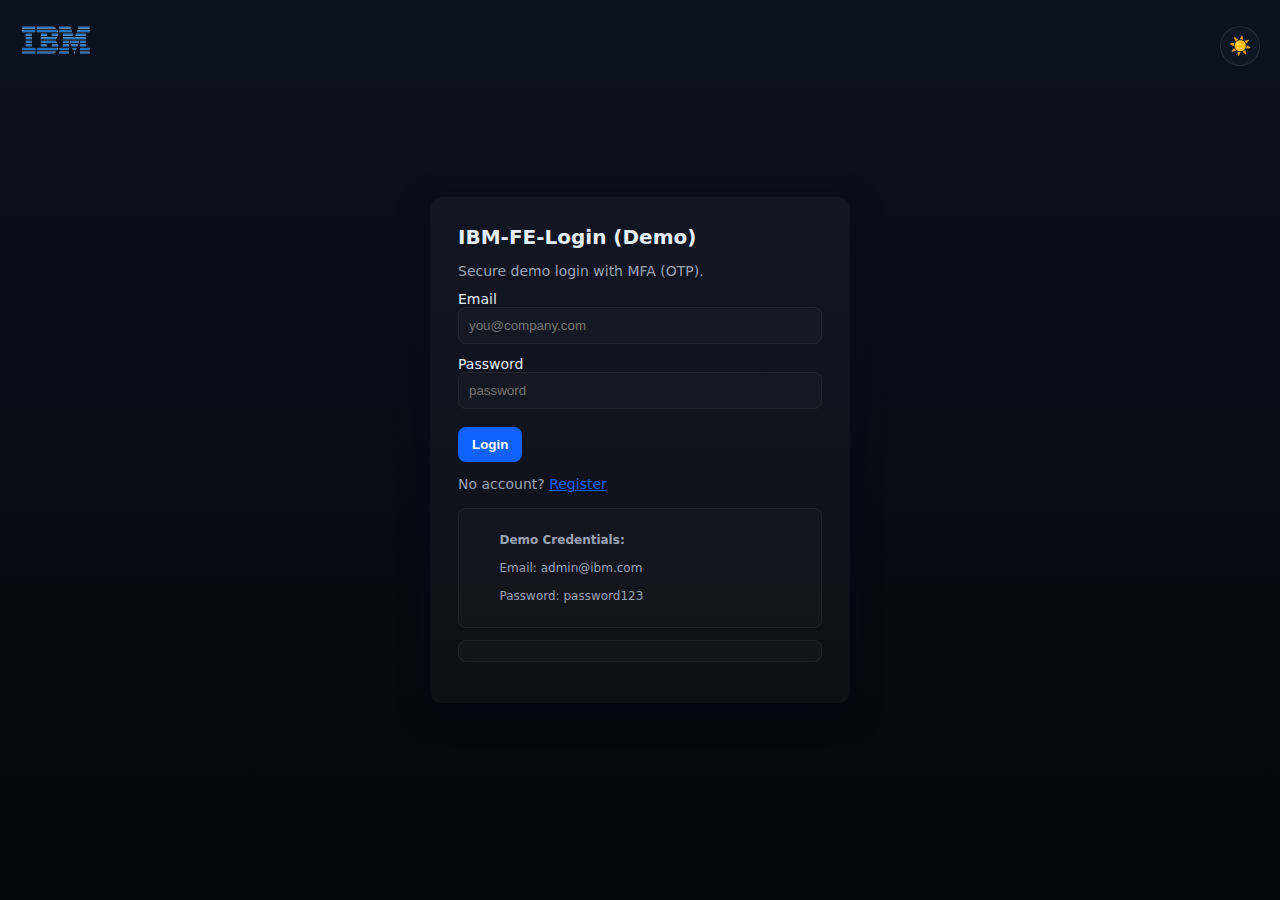
<file: static/index.html>
<!doctype html>
<html>
<head>
  <meta charset="utf-8" />
  <meta name="viewport" content="width=device-width,initial-scale=1" />
  <title>IBM-FE-Login - Demo</title>
  <link rel="stylesheet" href="/static/style.css" />
</head>
<body>
  <img src="/assets/ibm_logo.png" alt="IBM" class="logo">
  <button class="theme-toggle" onclick="toggleTheme()">☀️</button>
  <main class="container">
    <div class="card">
      <h1>IBM-FE-Login (Demo)</h1>
      <p class="muted">Secure demo login with MFA (OTP).</p>

      <form id="loginForm">
        <label>Email
          <input id="email" type="email" placeholder="you@company.com" required />
        </label>

        <label>Password
          <input id="password" type="password" placeholder="password" required />
        </label>

        <button type="submit">Login</button>
      </form>

      <p class="muted">No account? <a href="/register">Register</a></p>
      
      <div class="log" style="margin-top: 16px; font-size: 12px;">
        <strong>Demo Credentials:</strong><br>
        Email: admin@ibm.com<br>
        Password: password123
      </div>

      <pre id="log" class="log"></pre>
    </div>
  </main>
  <script src="/static/app.js"></script>
  <script src="/static/theme.js"></script>
</body>
</html>
</file>
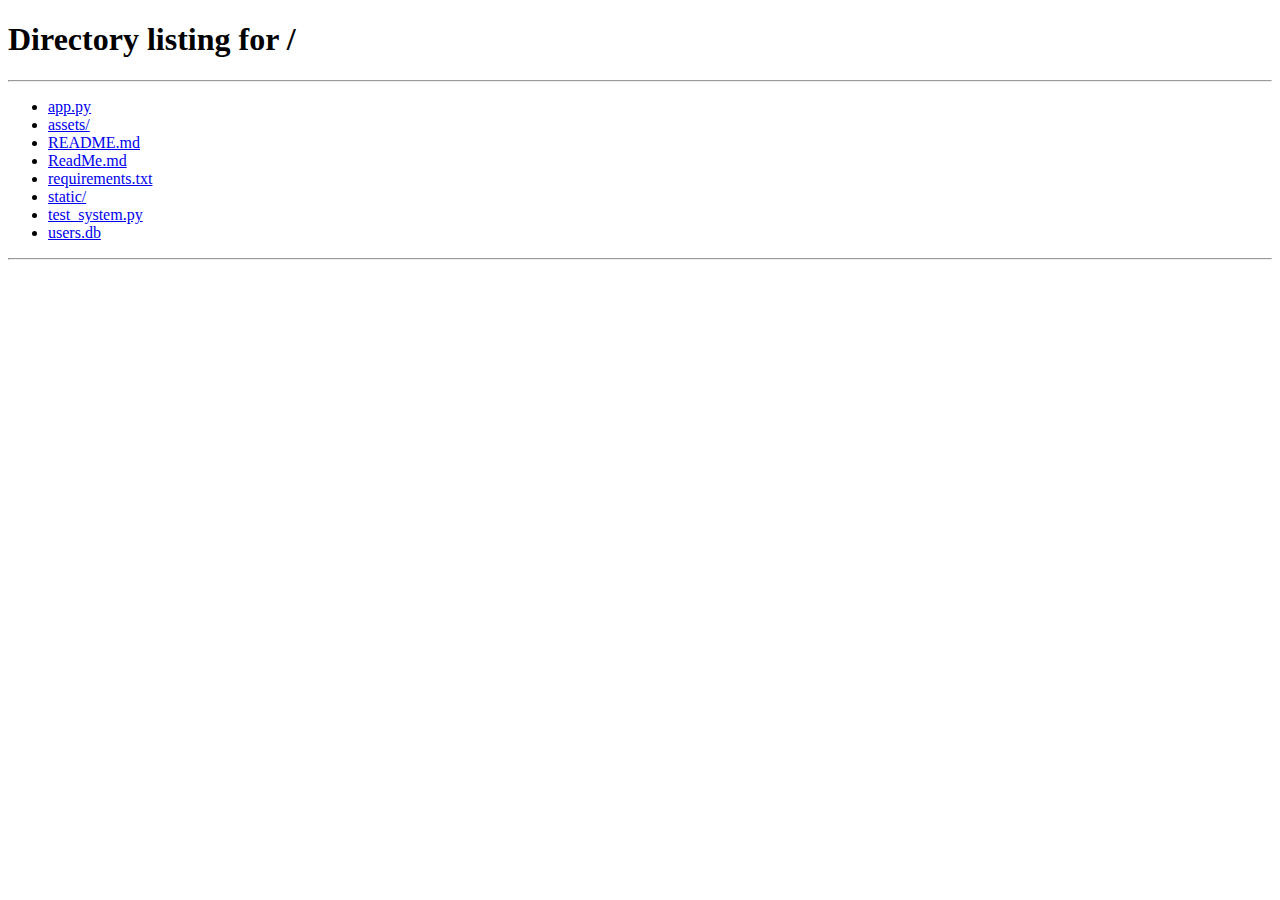
<file: static/dashboard.html>
<!doctype html>
<html><head>
  <meta charset="utf-8" />
  <meta name="viewport" content="width=device-width,initial-scale=1" />
  <title>Dashboard - IBM-FE-Login Demo</title>
  <link rel="stylesheet" href="/static/style.css" />
</head><body>
<img src="/assets/ibm_logo.png" alt="IBM" class="logo">
<button class="theme-toggle" onclick="toggleTheme()">☀️</button>
<main class="container">
  <div class="card">
    <h1>Dashboard</h1>
    <p id="welcome" class="muted"></p>
    <div style="margin: 16px 0;">
      <p><strong>Status:</strong> <span id="status">Authenticated</span></p>
      <p><strong>Role:</strong> <span id="role"></span></p>
    </div>
    <button id="logout">Logout</button>
    <pre id="dLog" class="log"></pre>
  </div>
</main>
<script>
async function loadDashboard(){
  const token = localStorage.getItem('ibm_token');
  if(!token){ window.location = '/'; return; }
  const res = await fetch('/api/dashboard', { headers: { 'Authorization': 'Bearer ' + token }});
  const data = await res.json();
  document.getElementById('dLog').textContent = JSON.stringify(data,null,2);
  if(res.ok){ 
    document.getElementById('welcome').textContent = data.message;
    document.getElementById('role').textContent = data.role || 'user';
  } else { 
    localStorage.removeItem('ibm_token'); 
    window.location = '/'; 
  }
}
document.getElementById('logout').addEventListener('click', ()=>{
  localStorage.removeItem('ibm_token'); window.location = '/';
});
loadDashboard();
</script>
<script src="/static/theme.js"></script>
</body></html>
</file>
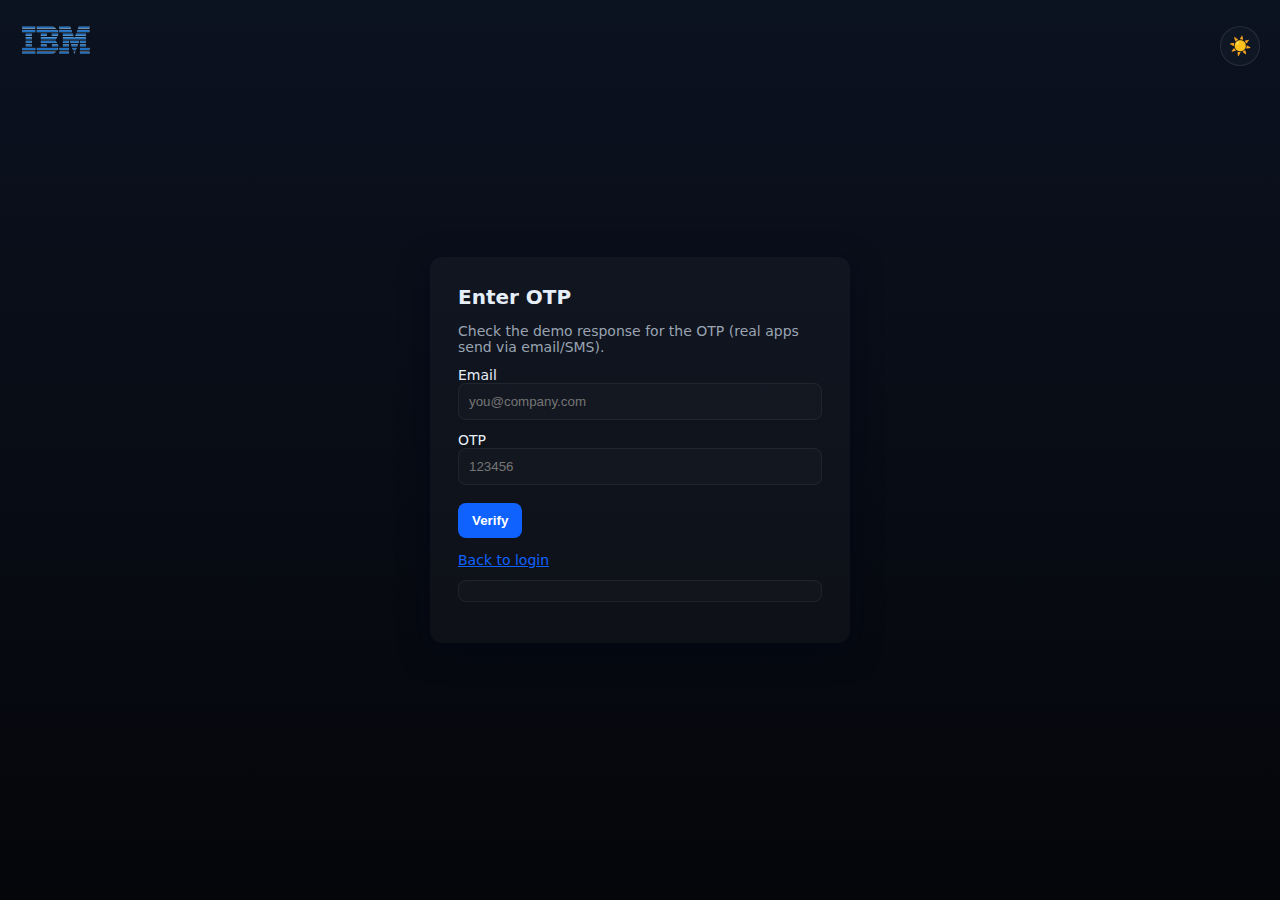
<file: static/mfa.html>
<!doctype html>
<html><head>
  <meta charset="utf-8" />
  <meta name="viewport" content="width=device-width,initial-scale=1" />
  <title>MFA - IBM-FE-Login Demo</title>
  <link rel="stylesheet" href="/static/style.css" />
</head><body>
<img src="/assets/ibm_logo.png" alt="IBM" class="logo">
<button class="theme-toggle" onclick="toggleTheme()">☀️</button>
<main class="container">
  <div class="card">
    <h1>Enter OTP</h1>
    <p class="muted">Check the demo response for the OTP (real apps send via email/SMS).</p>
    <form id="otpForm">
      <label>Email
        <input id="oEmail" type="email" placeholder="you@company.com" required />
      </label>
      <label>OTP
        <input id="oOtp" type="text" placeholder="123456" required />
      </label>
      <button type="submit">Verify</button>
    </form>
    <p class="muted"><a href="/">Back to login</a></p>
    <pre id="otpLog" class="log"></pre>
  </div>
</main>
<script>
// Auto-populate from demo data
const demoEmail = localStorage.getItem('demo_email');
const demoOtp = localStorage.getItem('demo_otp_preview');
if(demoEmail) document.getElementById('oEmail').value = demoEmail;
if(demoOtp) document.getElementById('oOtp').value = demoOtp;

document.getElementById('otpForm').addEventListener('submit', async (e)=>{
  e.preventDefault();
  const email = document.getElementById('oEmail').value;
  const otp = document.getElementById('oOtp').value;
  const res = await fetch('/api/verify-otp',{
    method:'POST', headers:{'Content-Type':'application/json'},
    body: JSON.stringify({email, otp})
  });
  const data = await res.json();
  document.getElementById('otpLog').textContent = JSON.stringify(data,null,2);
  if(res.ok && data.token){
    localStorage.setItem('ibm_token', data.token);
    localStorage.removeItem('demo_email');
    localStorage.removeItem('demo_otp_preview');
    window.location = '/dashboard';
  }
});
</script>
<script src="/static/theme.js"></script>
</body></html>
</file>
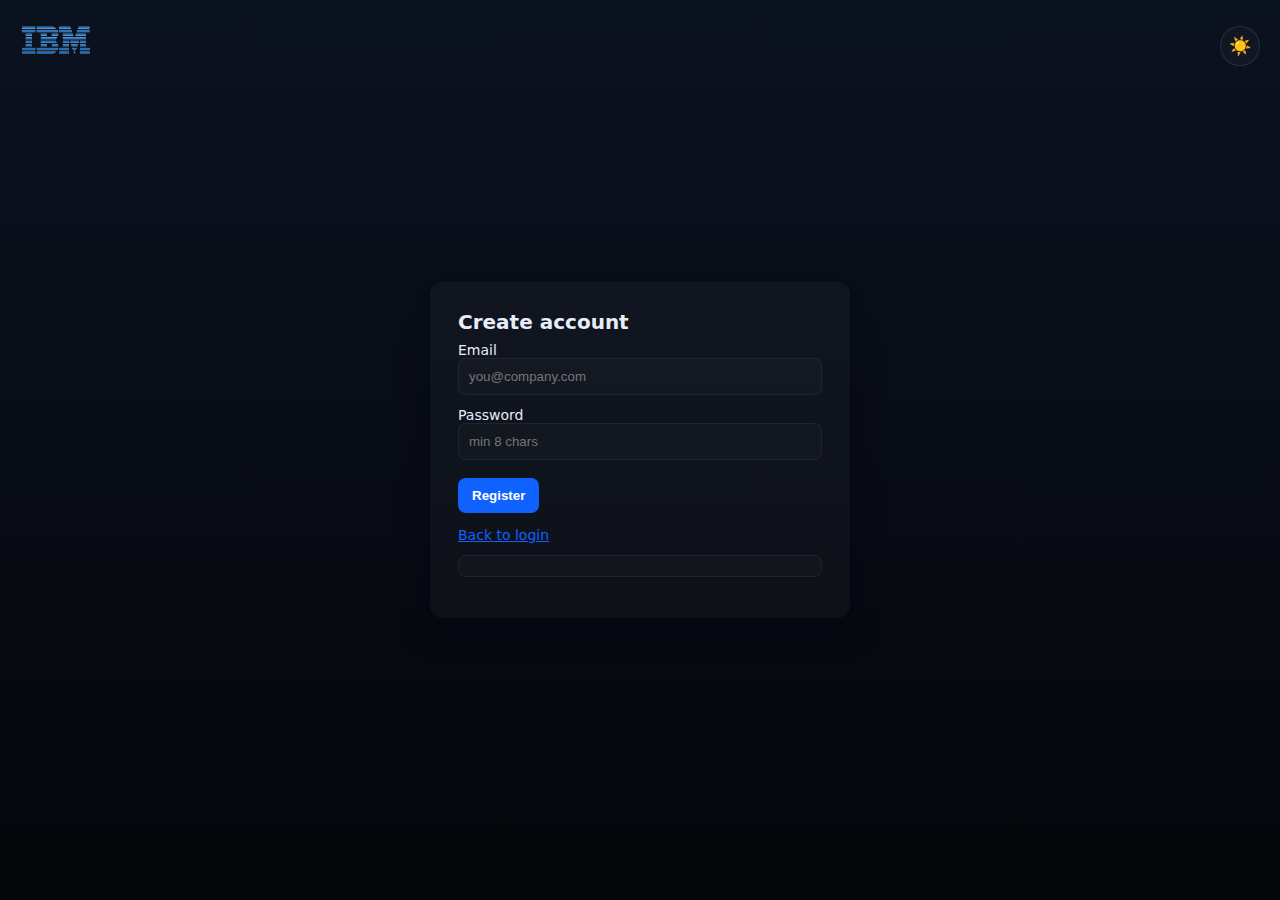
<file: static/register.html>
<!doctype html>
<html><head>
  <meta charset="utf-8" />
  <meta name="viewport" content="width=device-width,initial-scale=1" />
  <title>Register - IBM-FE-Login Demo</title>
  <link rel="stylesheet" href="/static/style.css" />
</head><body>
<img src="/assets/ibm_logo.png" alt="IBM" class="logo">
<button class="theme-toggle" onclick="toggleTheme()">☀️</button>
<main class="container">
  <div class="card">
    <h1>Create account</h1>
    <form id="registerForm">
      <label>Email
        <input id="rEmail" type="email" placeholder="you@company.com" required />
      </label>
      <label>Password
        <input id="rPassword" type="password" placeholder="min 8 chars" minlength="8" required />
      </label>
      <button type="submit">Register</button>
    </form>
    <p class="muted"><a href="/">Back to login</a></p>
    <pre id="rLog" class="log"></pre>
  </div>
</main>
<script>
document.getElementById('registerForm').addEventListener('submit', async (e) => {
  e.preventDefault();
  const email = document.getElementById('rEmail').value;
  const password = document.getElementById('rPassword').value;
  const log = document.getElementById('rLog');
  log.textContent = 'Creating account...';
  try {
    const res = await fetch('/api/register', {
      method:'POST', headers:{'Content-Type':'application/json'},
      body: JSON.stringify({email,password})
    });
    const data = await res.json();
    log.textContent = JSON.stringify(data,null,2);
    if(res.ok) {
      setTimeout(() => window.location = '/', 2000);
    }
  } catch(err) {
    log.textContent = 'Error: ' + err.message;
  }
});
</script>
<script src="/static/theme.js"></script>
</body></html>
</file>
<file: static/style.css>
:root{
  --bg:#0b1220; --card:#0f1724; --accent:#0f62fe; --muted:#9aa4b2; --text:#e6eef8;
  font-family: Inter, ui-sans-serif, system-ui, -apple-system, "Segoe UI", Roboto, "Helvetica Neue", Arial;
}
[data-theme="light"]{
  --bg:#ffffff; --card:#f8f9fa; --accent:#0f62fe; --muted:#6c757d; --text:#212529;
}
*{box-sizing:border-box}
body{margin:0;background:var(--bg);color:var(--text)}
[data-theme="dark"] body{background:linear-gradient(180deg,var(--bg),#05060a)}
.container{min-height:100vh;display:flex;align-items:center;justify-content:center;padding:24px}
.card{width:100%;max-width:420px;background:var(--card);border-radius:12px;padding:28px;box-shadow:0 8px 30px rgba(0,0,0,0.1)}
[data-theme="dark"] .card{background:rgba(255,255,255,0.03);box-shadow:0 8px 30px rgba(2,6,23,0.6)}
h1{margin:0 0 8px;font-size:20px}
.muted{color:var(--muted);font-size:14px;margin-bottom:12px}
label{display:block;margin-bottom:12px;font-size:14px}
input{width:100%;padding:10px;border-radius:8px;border:1px solid #dee2e6;background:var(--bg);color:var(--text)}
[data-theme="dark"] input{border:1px solid rgba(255,255,255,0.06);background:rgba(255,255,255,0.02)}
button{display:inline-block;margin-top:6px;padding:10px 14px;border-radius:8px;border:none;background:var(--accent);color:white;font-weight:600;cursor:pointer}
.log{background:#f8f9fa;padding:10px;border-radius:8px;color:var(--muted);font-size:13px;white-space:pre-wrap;margin-top:12px;max-height:160px;overflow:auto;border:1px solid #dee2e6}
[data-theme="dark"] .log{background:rgba(255,255,255,0.02);border:1px solid rgba(255,255,255,0.06)}
a{color:var(--accent)}
.logo{position:fixed;top:20px;left:20px;height:40px;z-index:1000}
.theme-toggle{position:fixed;top:20px;right:20px;background:var(--card);border:1px solid #dee2e6;border-radius:20px;padding:8px;cursor:pointer;z-index:1000;font-size:18px;color:var(--text)}
[data-theme="dark"] .theme-toggle{border:1px solid rgba(255,255,255,0.1)}
</file>
